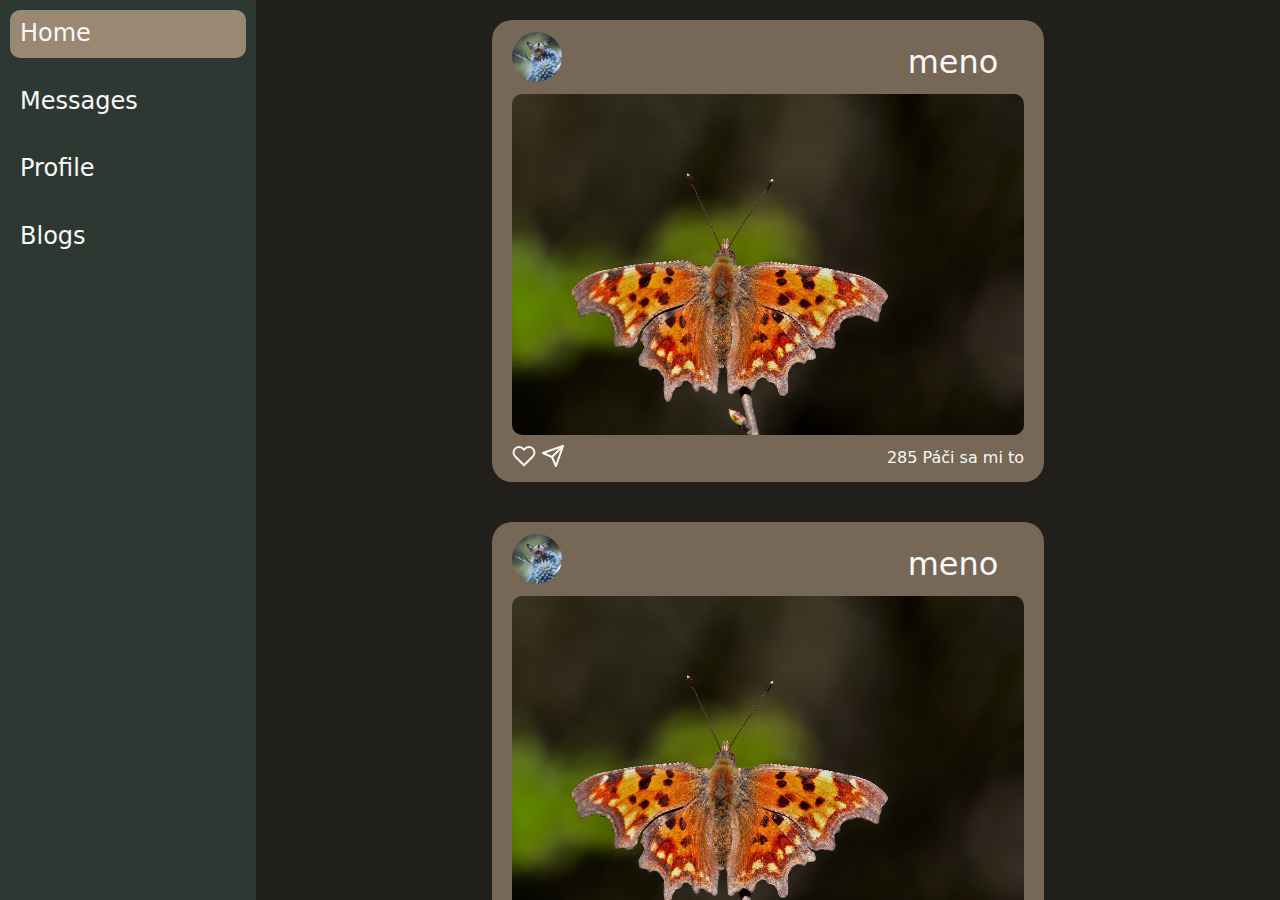
<file: index.html>
<!DOCTYPE html>
<html lang="en">
  <head>
    <meta charset="UTF-8" />
    <meta http-equiv="X-UA-Compatible" content="IE=edge" />
    <meta name="viewport" content="width=device-width, initial-scale=1.0" />
    <link rel="stylesheet" href="https://cdnjs.cloudflare.com/ajax/libs/animate.css/4.1.1/animate.min.css"/>
    <link rel="stylesheet" href="styles/shared.css">
    <link rel="stylesheet" href="./styles/indexstyles.css" />
    <link rel="stylesheet" href="./styles/normalize.css" />
    <title>Home</title>
  </head>
  <body>
    <div class="header">
      <a href="#" class="active">Home</a>
      <a href="messages.html">Messages</a>
      <a href="profile.html">Profile</a>
      <a href="blog.html">Blogs</a>
    </div>
    <div class="posts">
      <div class="post">
        <div class="postheader">
          <div class="headerimagewrapper">
            <img class="headerimage" src="./img/profile.jpg" alt="" />
          </div>
          <div class="name">meno</div>
        </div>
        <div class="postimagewrapper">
          <img class="postimage" src="./img/post.jpg" alt="" />
        </div>
        <div class="postfooter">
          <div class="iconwrapper">
            <div><img class="margin" src="./img/heart.svg" alt="" /></div>
            <div><img src="./img/send.svg" alt="" /></div>
          </div>
          <div>285 Páči sa mi to</div>
        </div>
      </div>
      <div class="post">
        <div class="postheader">
          <div class="headerimagewrapper">
            <img class="headerimage" src="./img/profile.jpg" alt="" />
          </div>
          <div class="name">meno</div>
        </div>
        <div class="postimagewrapper">
          <img class="postimage" src="./img/post.jpg" alt="" />
        </div>
        <div class="postfooter">
          <div class="iconwrapper">
            <div><img class="margin" src="./img/heart.svg" alt="" /></div>

            <div><img src="./img/send.svg" alt="" /></div>
          </div>
          <div>285 Páči sa mi to</div>
        </div>
      </div>
      <div class="post">
        <div class="postheader">
          <div class="headerimagewrapper">
            <img class="headerimage" src="./img/profile.jpg" alt="" />
          </div>
          <div class="name">meno</div>
        </div>
        <div class="postimagewrapper">
          <img class="postimage" src="./img/post.jpg" alt="" />
        </div>
        <div class="postfooter">
          <div class="iconwrapper">
            <div><img class="margin" src="./img/heart.svg" alt="" /></div>

            <div><img src="./img/send.svg" alt="" /></div>
          </div>
          <div>285 Páči sa mi to</div>
        </div>
      </div>
    </div>
  </body>
</html>
</file>
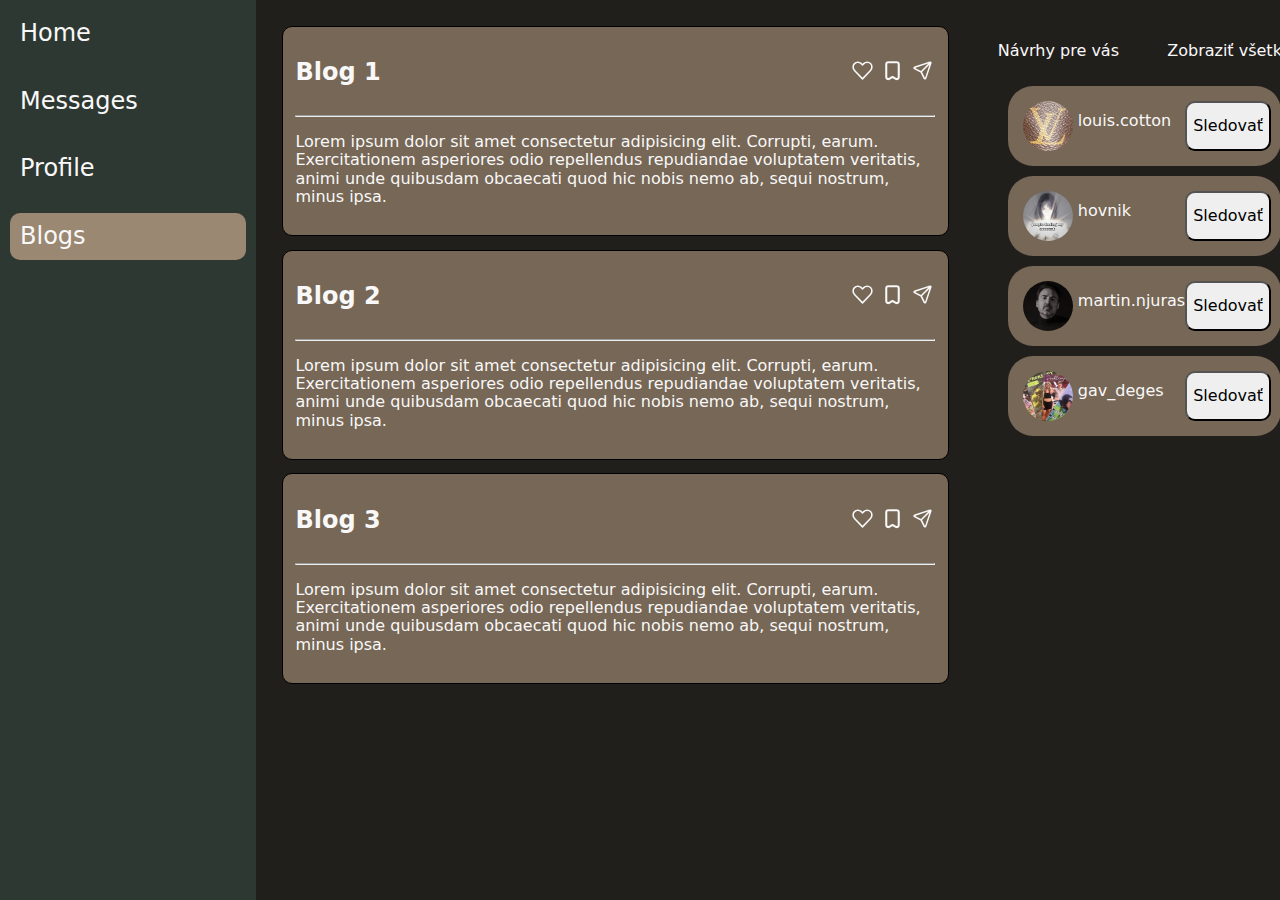
<file: blog.html>
<!DOCTYPE html>
<html lang="en">
<head>
    <meta charset="UTF-8">
    <meta http-equiv="X-UA-Compatible" content="IE=edge">
    <meta name="viewport" content="width=device-width, initial-scale=1.0">
    <title>Blogs</title>
    <link rel="stylesheet" href="https://cdnjs.cloudflare.com/ajax/libs/animate.css/4.1.1/animate.min.css"/>
    <link rel="stylesheet" href="styles/shared.css">
    <link rel="stylesheet" href="styles/blogstyles.css">
    <link rel="stylesheet" href="styles/normalize.css">
</head>
<body>
    <div class="header">
        <a href="index.html">Home</a>
        <a href="messages.html">Messages</a>
        <a href="profile.html">Profile</a>
        <a href="#" class="active">Blogs</a>
    </div>
    <div class="wrapper">
        <div class="content">
            <div class="blog">
                <div class="heading">
                    <h2 class="blogTitle">Blog 1</h2>
                <div class="icons">
                    <img class="icon" src="img/heart-svgrepo-com.svg" alt="like">
                    <img class="icon" src="img/bookmark-svgrepo-com.svg" alt="bookmark">
                    <img class="icon" src="img/send-svgrepo-com.svg" alt="send">
                </div>
            </div>
            <hr>
                <p class="blogtext">Lorem ipsum dolor sit amet consectetur adipisicing elit. Corrupti, earum. Exercitationem asperiores odio repellendus repudiandae voluptatem veritatis, animi unde quibusdam obcaecati quod hic nobis nemo ab, sequi nostrum, minus ipsa.</p>
            </div>
            <div class="blog">
                <div class="heading">
                    <h2 class="blogTitle">Blog 2</h2>
                <div class="icons">
                    <img class="icon" src="img/heart-svgrepo-com.svg" alt="like">
                    <img class="icon" src="img/bookmark-svgrepo-com.svg" alt="bookmark">
                    <img class="icon" src="img/send-svgrepo-com.svg" alt="send">
                </div>
            </div>
            <hr>
                <p class="blogtext">Lorem ipsum dolor sit amet consectetur adipisicing elit. Corrupti, earum. Exercitationem asperiores odio repellendus repudiandae voluptatem veritatis, animi unde quibusdam obcaecati quod hic nobis nemo ab, sequi nostrum, minus ipsa.</p>
            </div>
            <div class="blog">
                <div class="heading">
                    <h2 class="blogTitle">Blog 3</h2>
                <div class="icons">
                    <img class="icon" src="img/heart-svgrepo-com.svg" alt="like">
                    <img class="icon" src="img/bookmark-svgrepo-com.svg" alt="bookmark">
                    <img class="icon" src="img/send-svgrepo-com.svg" alt="send">
                </div>
            </div>
            <hr>
                <p class="blogtext">Lorem ipsum dolor sit amet consectetur adipisicing elit. Corrupti, earum. Exercitationem asperiores odio repellendus repudiandae voluptatem veritatis, animi unde quibusdam obcaecati quod hic nobis nemo ab, sequi nostrum, minus ipsa.</p>
            </div>
        </div>
        <div class="recommended_profile_menu">
            <div class="recommended_profiles_options">
                <p>Návrhy pre vás</p>
                <p>Zobraziť všetko</p>
            </div>
            <div>
                <div class="recommended_profile">
                    <div class="recommended_profile_info">
                        <img src="img/profile_1.jpg">
                        <p>louis.cotton</p>
                    </div>
                    <button>
                        Sledovať
                    </button>
                </div>
                <div class="recommended_profile">
                    <div class="recommended_profile_info">
                        <img src="img/profile_2.jpg">
                        <p>hovnik</p>
                    </div>
                    <button>
                        Sledovať
                    </button>
                </div>
                <div class="recommended_profile">
                    <div class="recommended_profile_info">
                        <img src="img/profile_3.jpg">
                        <p>martin.njuras</p>
                    </div>
                    <button>
                        Sledovať
                    </button>
                </div>
                <div class="recommended_profile">
                    <div class="recommended_profile_info">
                        <img src="img/profile_4.jpg">
                        <p>gav_deges</p>
                    </div>
                    <button>
                        Sledovať
                    </button>
                </div>
            </div>
        </div>
    </div>
    
    
</body>
</html>
</file>
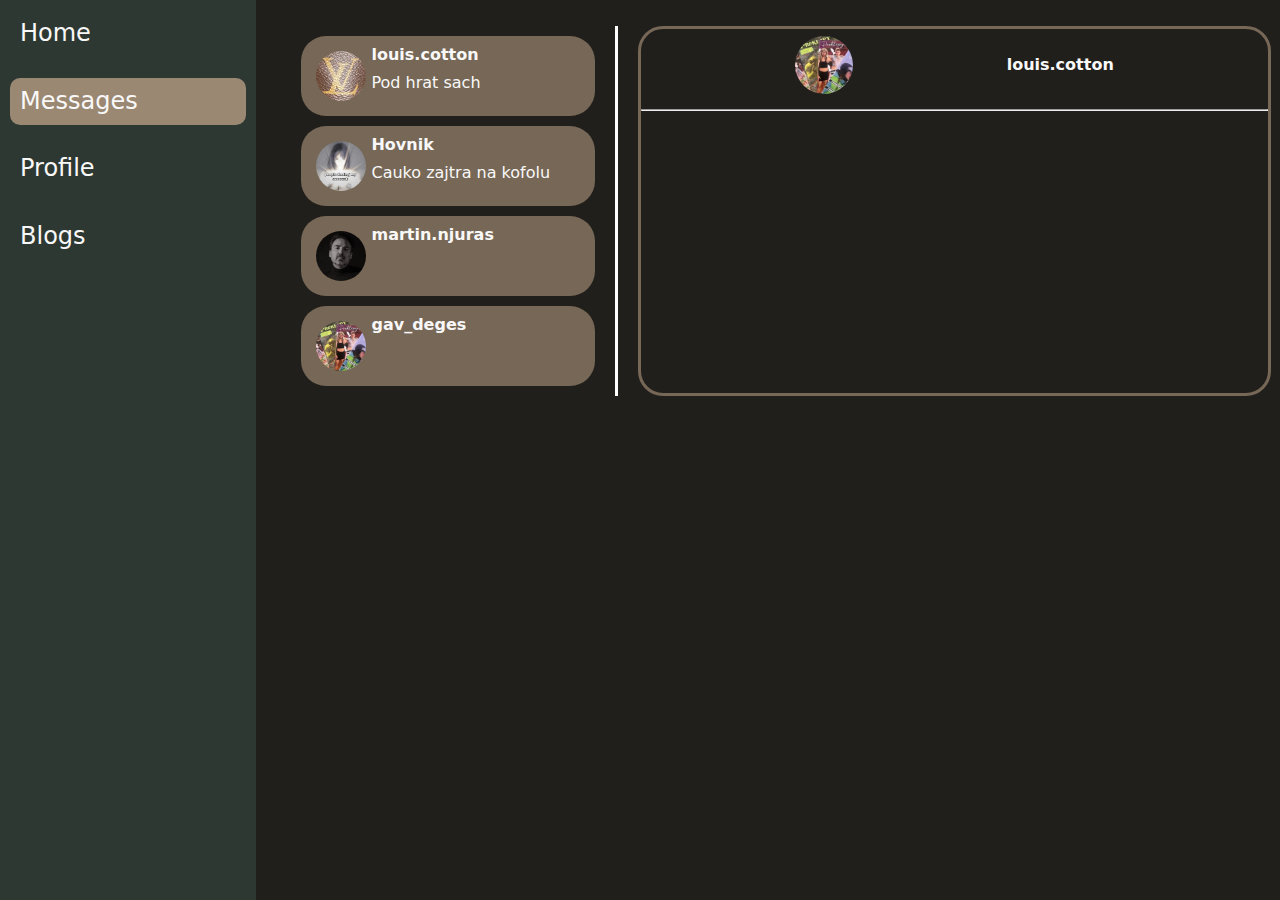
<file: messages.html>
<!DOCTYPE html>
<html lang="en">
<head>
    <meta charset="UTF-8">
    <meta http-equiv="X-UA-Compatible" content="IE=edge">
    <meta name="viewport" content="width=device-width, initial-scale=1.0">
    <title>Messages</title>
    <link rel="stylesheet" href="https://cdnjs.cloudflare.com/ajax/libs/animate.css/4.1.1/animate.min.css"/>
    <link rel="stylesheet" href="styles/shared.css">
    <link rel="stylesheet" href="styles/messages.css">
    <link rel="stylesheet" href="styles/normalize.css">
</head>
<body>
    <div class="header">
        <a href="index.html">Home</a>
        <a href="#" class="active">Messages</a>
        <a href="profile.html">Profile</a>
        <a href="blog.html">Blogs</a>
    </div>
    <div class="wrapper">
        <div class="content">
            <div class="message_menu">
                <div class="message">
                    <div class="message_info">
                        <img src="img/profile_1.jpg">
                        <div class="description">
                        <b>louis.cotton</b>
                        <p>Pod hrat sach</p>
                        </div>
                    </div>
                </div>
                <div class="message">
                    <div class="message_info">
                        <img src="img/profile_2.jpg">
                        <div class="description">
                            <b>Hovnik</b>
                            <p>Cauko zajtra na kofolu</p>
                        </div>
                    </div>
                </div>
                <div class="message">
                    <div class="message_info">
                        <img src="img/profile_3.jpg">
                        <b>martin.njuras</b>
                    </div>
                </div>
                <div class="message">
                    <div class="message_info">
                        <img src="img/profile_4.jpg">
                        <b>gav_deges</b>
                    </div>
                </div>
            </div>
            <div class="message_panel">
                <div class="chat_info">
                    <img src="img/profile_4.jpg">
                    <b>louis.cotton</b>
                </div>
                <div></div>
                <hr>
            </div>
        </div>
    </div>
</body>
</html>
</file>
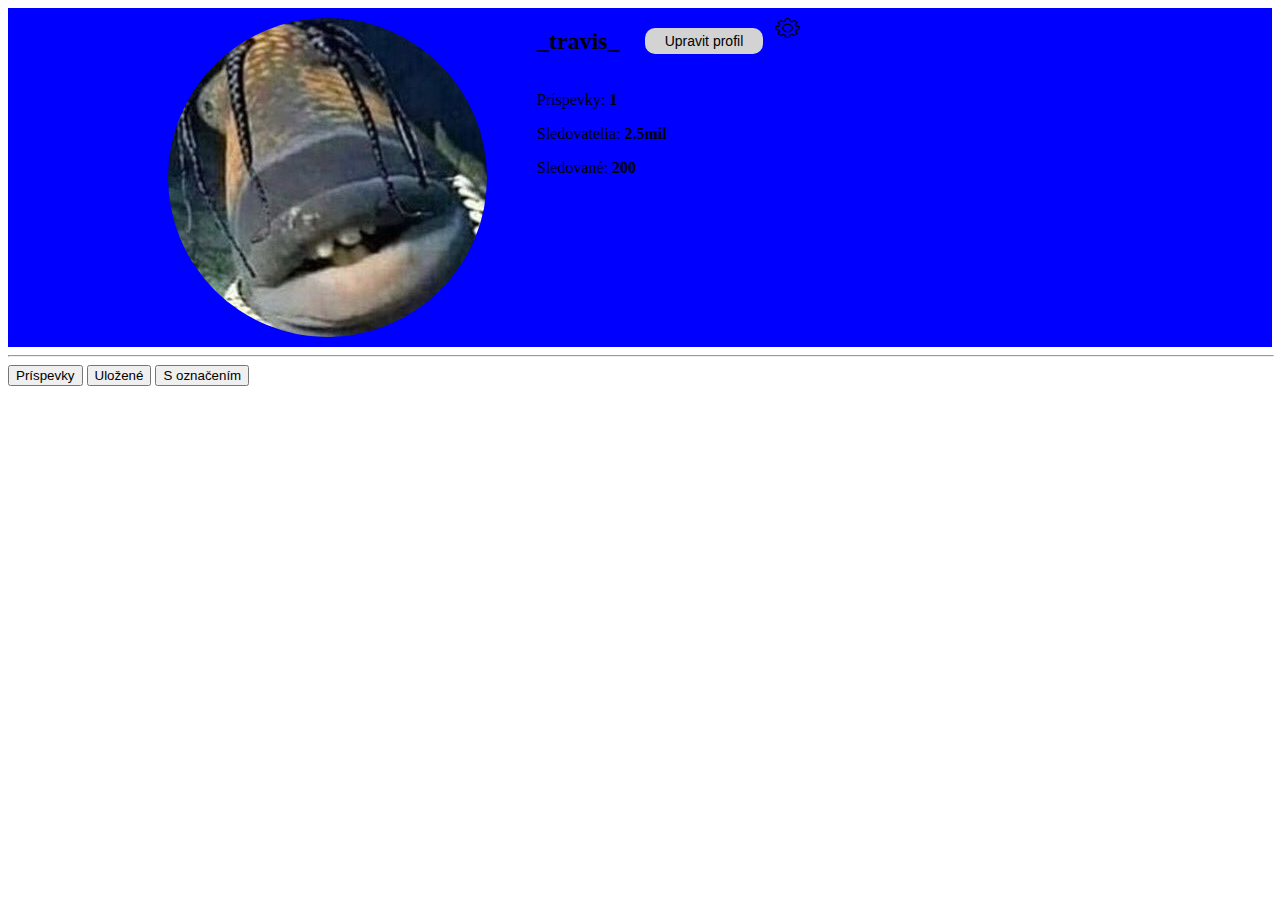
<file: twa-project-master/twa-project-master/profile.html>
<!DOCTYPE html>
<html lang="en">

<head>
  <meta charset="UTF-8" />
  <meta http-equiv="X-UA-Compatible" content="IE=edge" />
  <meta name="viewport" content="width=device-width, initial-scale=1.0" />
  <title>Document</title>
  <link rel="stylesheet" type="text/css" href="profilestyles.css" />
</head>

<body>
  <div class="profilos">
    <img class="ryba" src="img/rybiška.jpg" alt="Avatar">
    <div class="bruh">
      <div class="Udaje ">
        <h2 class="Meno">_travis_</h2>
        <button class="button">Upravit profil</button>
        <img class="settings" src="img/Settings.png" alt="Avatar">
      </div>
      <div class="status">
        <p>Príspevky: <strong>1</strong></p>
        <p>Sledovatelia: <strong>2.5mil</strong></p>
        <p>Sledované: <strong>200</strong></p>
      </div>
    </div>
  </div>
  <div>
    <hr class="ciara">
  </div>
  <div class="bla">
    <button>Príspevky</button>
    <button>Uložené</button>
    <button>S označením</button>
  </div>
</body>

</html>
</file>
<file: styles/shared.css>
body{
    font-family: system-ui, -apple-system, BlinkMacSystemFont, 'Segoe UI', Roboto, Oxygen, Ubuntu, Cantarell, 'Open Sans', 'Helvetica Neue', sans-serif
}
</file>
<file: styles/indexstyles.css>
.header {
  background-color: #2E3833; 
  width: 20vw;
  height: 100vh;
  position: fixed;
  display: flex;
  flex-direction: column;
}

html {overflow: hidden;}

.header a {
  margin: 10px;
  border-radius: 10px ;
  color: #F9F8F8;
  text-decoration: none;
  padding: 10px;
  font-size: 1.5em;
}

.header a:hover {
  background-color: #252d29;
  transition: 0.2s ease-in-out;
}

.active {
  background-color: #9A8873;
}

.name{
  font-size: 2em;
  margin-right: 5%;
  line-height: 2em;
}
.postheader {
  display: flex;
  align-items: center;
  justify-content: space-between;
  width: 100%;
}

.posts {
  margin-left: 20vw;
  background-color: #211F1C;
  display: flex;
  flex-direction: column;
  align-items: center;
  width: 80vw;
  height: 100vh;
  overflow: auto;
}

.post {
  margin: 20px;
  width: 50%;
  background-color: #766756;
  color: #F9F8F8;
  padding: 10px 20px;
  border-radius: 20px;
}

.headerimagewrapper {
  width: 50px;
  height: 50px;
  overflow: hidden;
  border-radius: 50%;
  margin-bottom: 10px;
}

.iconwrapper {
  display: flex;
}

.margin {
  margin-right: 5px;
}

.postfooter {
  margin-top: 4px;
  display: flex;
  align-items: center;justify-content: space-between
}

.headerimage {
  height: 100%;
}

.postimage {
  width: 100%;
  height:fit-content;
  overflow: hidden;
  border-radius: 10px;
}
</file>
<file: styles/blogstyles.css>
.header {
    background-color: #2E3833; 
    width: 20vw;
    height: 100vh;
    position: fixed;
    display: flex;
    flex-direction: column;
  }

html {overflow: hidden;}

.header a {
margin: 10px;
border-radius: 10px ;
color: #F9F8F8;
text-decoration: none;
padding: 10px;
font-size: 1.5em;
}

.header a:hover {
background-color: #252d29;
transition: 0.2s ease-in-out;
}

.active {
background-color: #9A8873;
}

body{
    color: #F9F8F8;
    background-color: #211F1C; 
}

.wrapper {
    display: flex;
    margin-left: 20vw;
    padding: 2vw;
}
.blog{
    margin-bottom: 2%;
    background-color: #766756;
    width: 50vw;
    padding: 1vw;
    border: 1px solid black;
    border-radius: 10px;
}

.blog .heading{
    display: flex;
    align-items: center;
    justify-content: space-between;
}

.blog .icon{
    height: 25px;
    color: #F9F8F8;
}
.recommended_profile_menu{
    width: 25vw;
    padding: 0% 5%;
}
.recommended_profiles_options{
    display: flex;
    justify-content: space-between;
}

.recommended_profile{
    display: flex;
    align-items: center;
    justify-content: space-between;
    background-color: #766756;
    border-radius: 25px;
    padding: 10px;
    margin: 10px;
}
.recommended_profile_info{
    display: flex;
    width: fit-content;
}
.recommended_profile img{
    width: 50px;
    border-radius: 50%;
    margin: 5px;
}

.recommended_profile button{
    height: 50px;
    border-radius: 10px;
}
</file>
<file: styles/messages.css>
.header {
    background-color: #2E3833; 
    width: 20vw;
    height: 100vh;
    position: fixed;
    display: flex;
    flex-direction: column;
  }

html {overflow: hidden;}

.header a {
margin: 10px;
border-radius: 10px ;
color: #F9F8F8;
text-decoration: none;
padding: 10px;
font-size: 1.5em;
}

.header a:hover {
background-color: #252d29;
transition: 0.2s ease-in-out;
}

.active {
background-color: #9A8873;
}

body{
    color: #F9F8F8;
    background-color: #211F1C; 
}

.content{
    display: flex;
}

.wrapper {
    display: flex;
    margin-left: 20vw;
    padding: 2vw;
}

.messages {
    display: flex;
    flex-direction: column;
    width: 25vw;
}

.message_menu{
    width: 25vw;
    padding: 0% 1%;
    border-right: 3px white solid;
}
.message{
    display: flex;
    align-items: center;
    justify-content: space-between;
    background-color: #766756;
    border-radius: 25px;
    padding: 10px;
    margin: 10px;
}
.message_info{
    display: flex;
    width: fit-content;
} .description{
    display: flex;
    flex-direction: column;
}p{
    margin: 0;
    margin-top:10px;
}
.message img{
    width: 50px;
    border-radius: 50%;
    margin: 5px;
}
.message_panel{
    width: 50vw;
    margin-left: 20px;
    border: #766756 3px solid;
    border-radius: 25px;
}
.chat_info{
    display: flex;
    justify-content: space-evenly;
    align-items: center;
    height: 20%;
}img{
    height: 80%;
    border-radius: 50%;
}
</file>
<file: twa-project-master/twa-project-master/profilestyles.css>
.profilos{
  display:flex;
  background-color: blue;
  padding: 0px 150px;
}
.ciara{
  width: 100%;
}
.Udaje{
  display:flex

}
.ryba{
  margin: 10px;
  margin-right: 50px;
}
.settings{
 
  margin: 10px;
  margin-right: 50px;
  max-width: 100%;
  max-height: 100%;
  height: 20px;
  width: 25px;
}
.status{

}
img {
    border-radius: 50%;
  }

.Meno{
  text-align: right;
}

.button {
  background-color: lightgrey;
  border: none;
  color: black;
  padding: 5px 20px;
  text-align: center;
  text-decoration: none;
  display: inline-block;
  font-size: 14px;
  margin: 4px 2px;
  cursor: pointer;
  height: min-content;
  margin-top: 20px;
  margin-left: 25px;
  border-radius: 10px;
}
.bruh{
}
.bla{
  align-items:center ;
}
</file>
